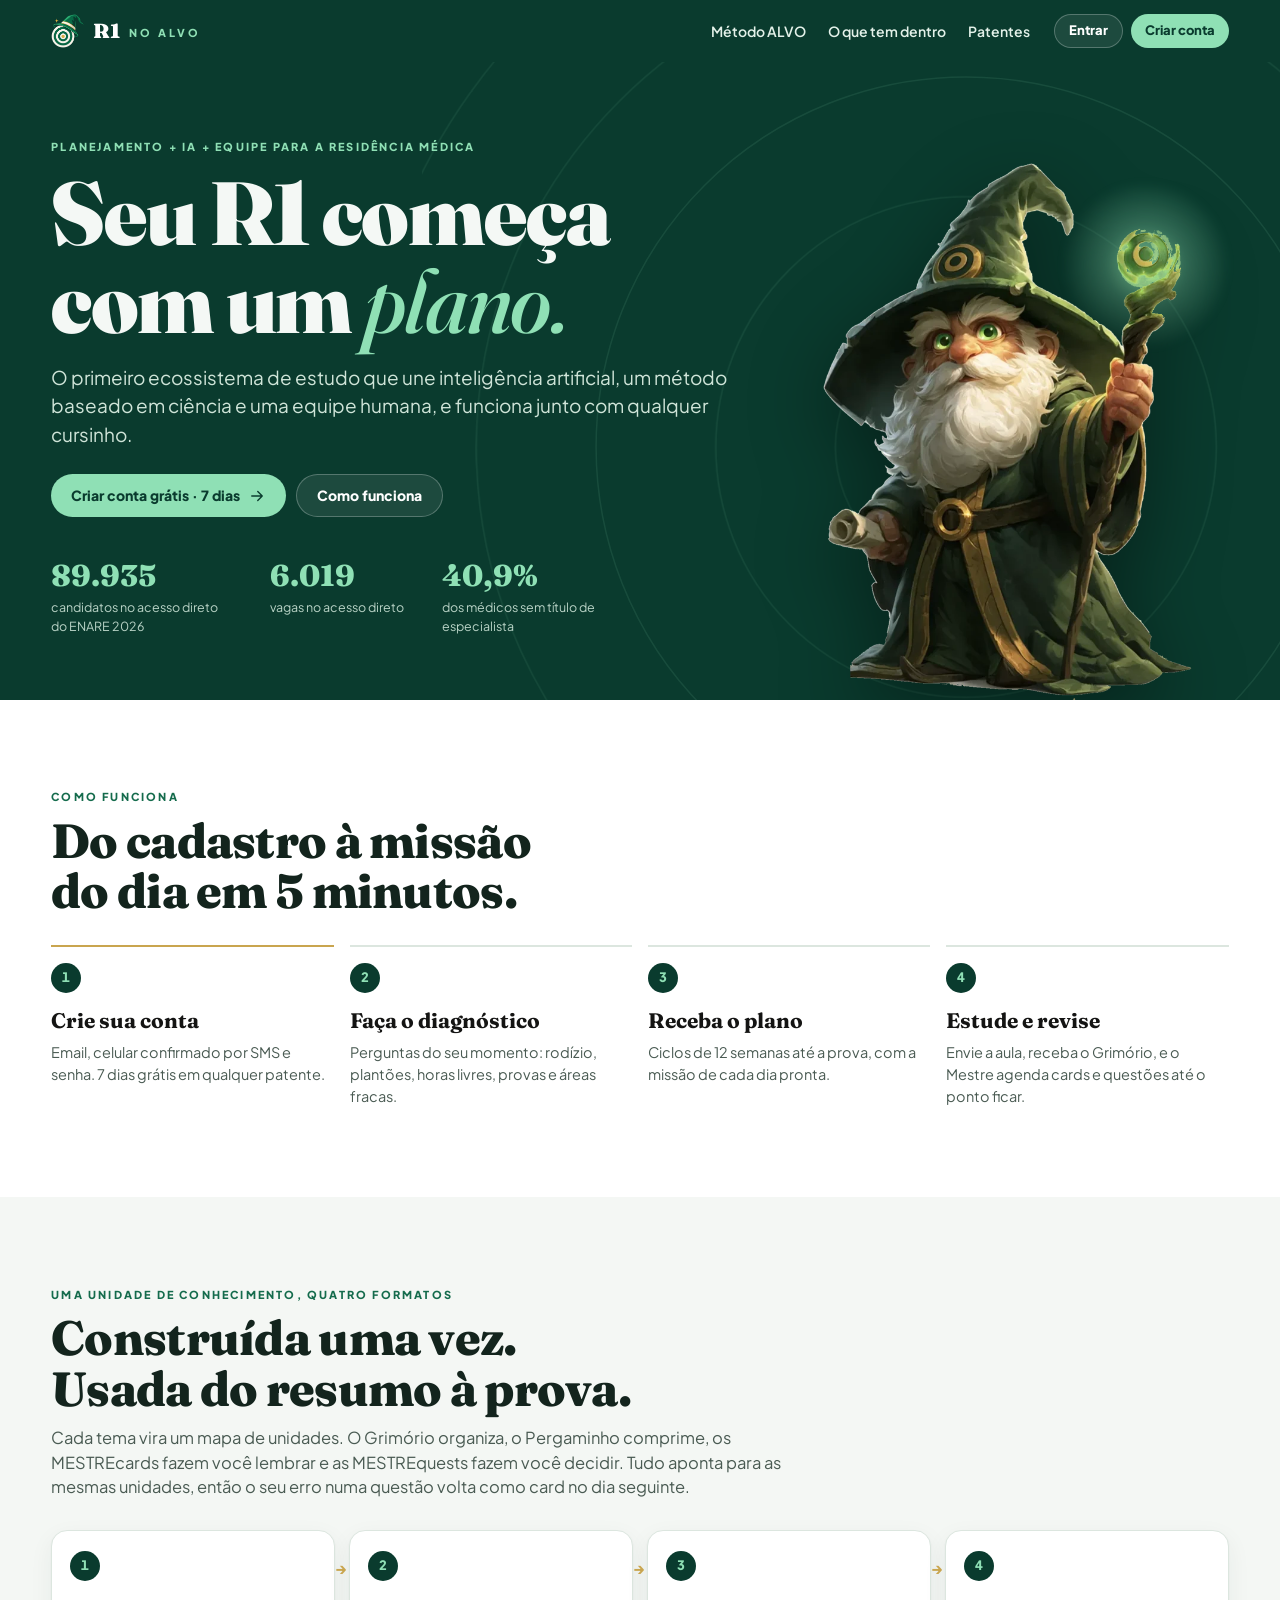
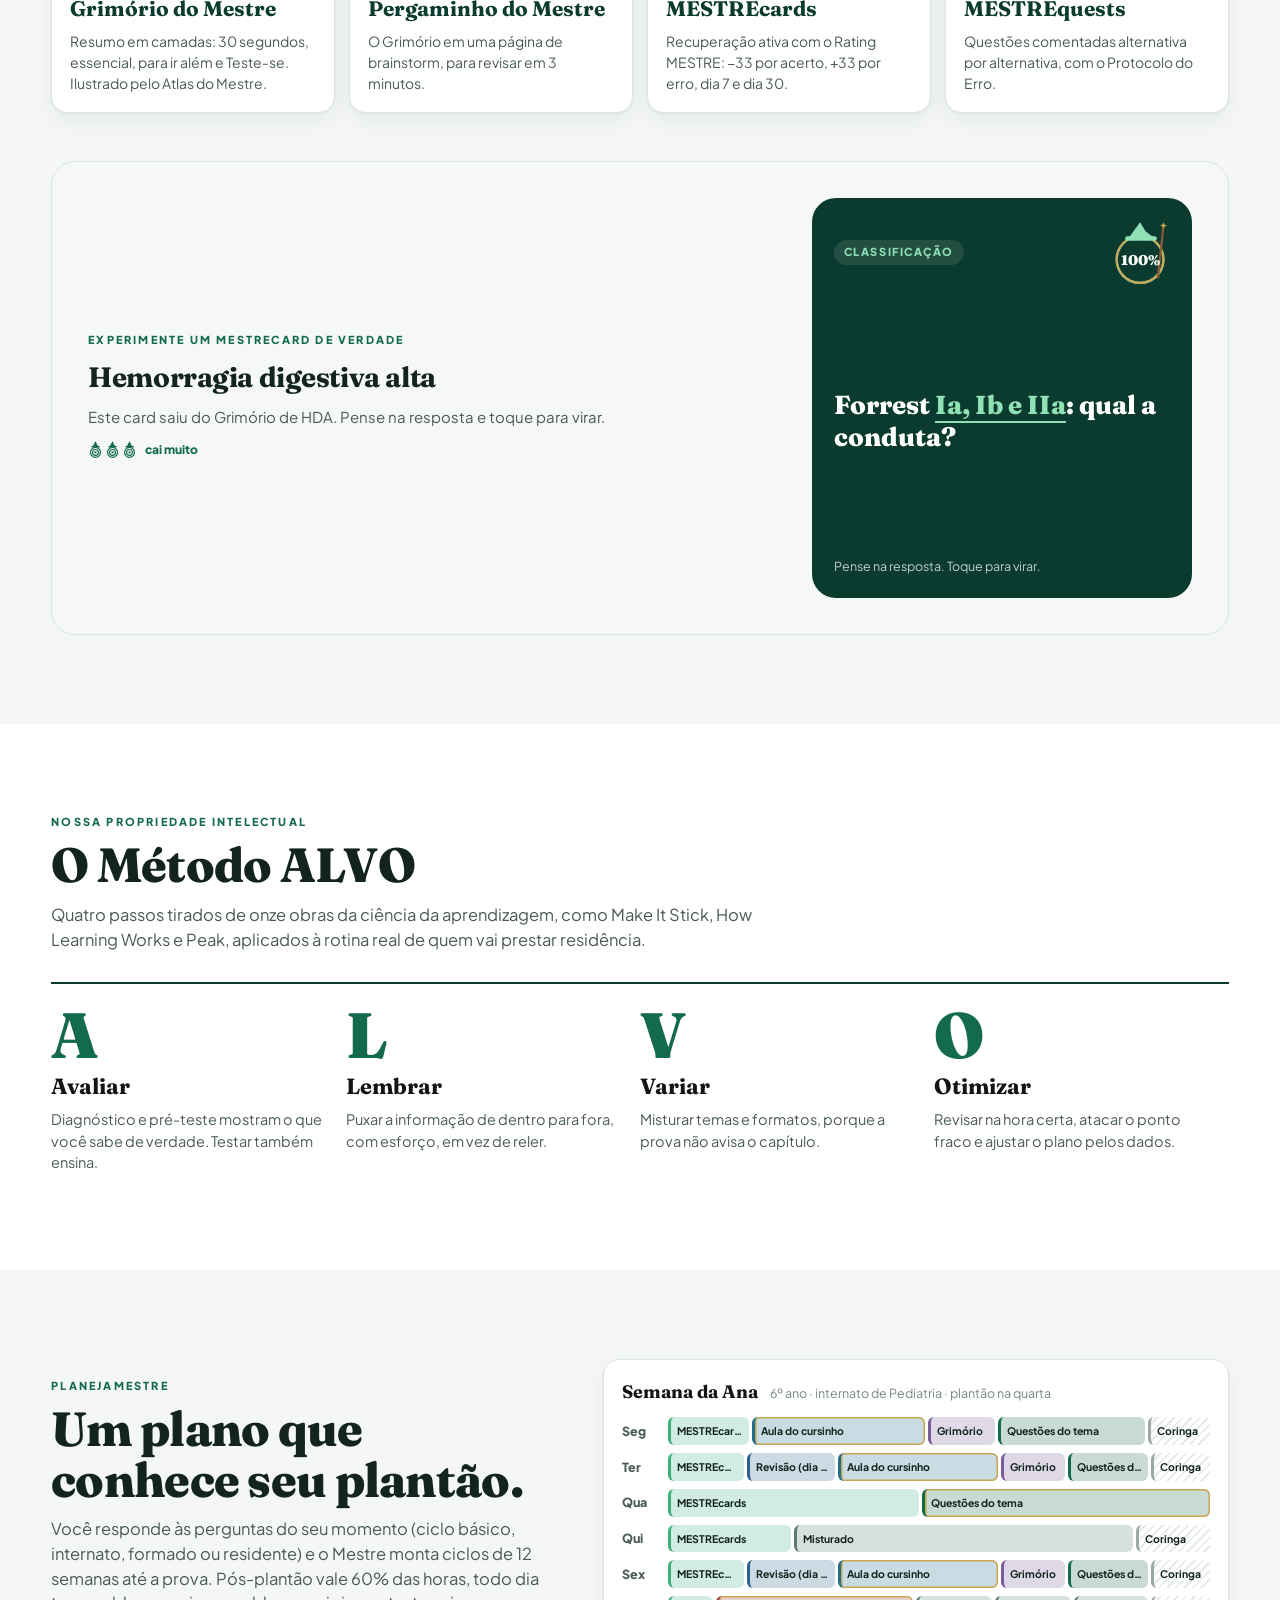
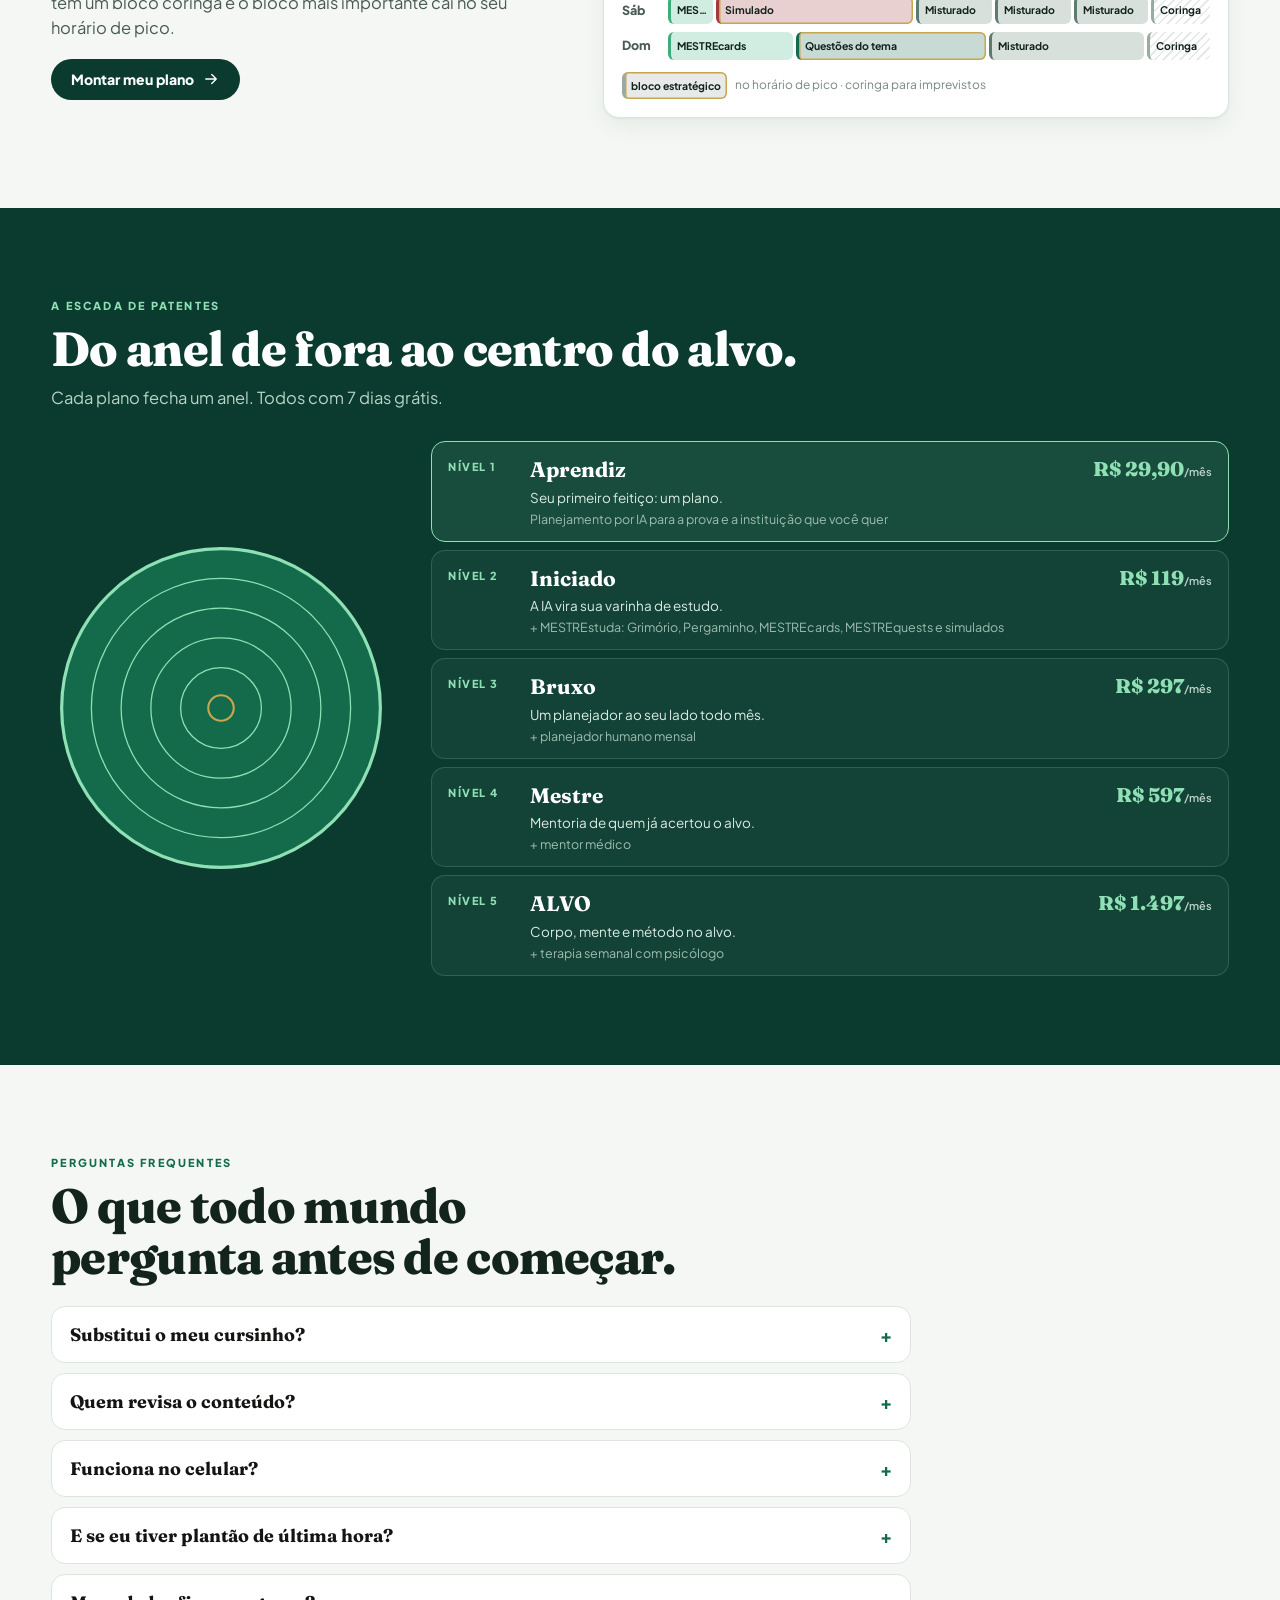
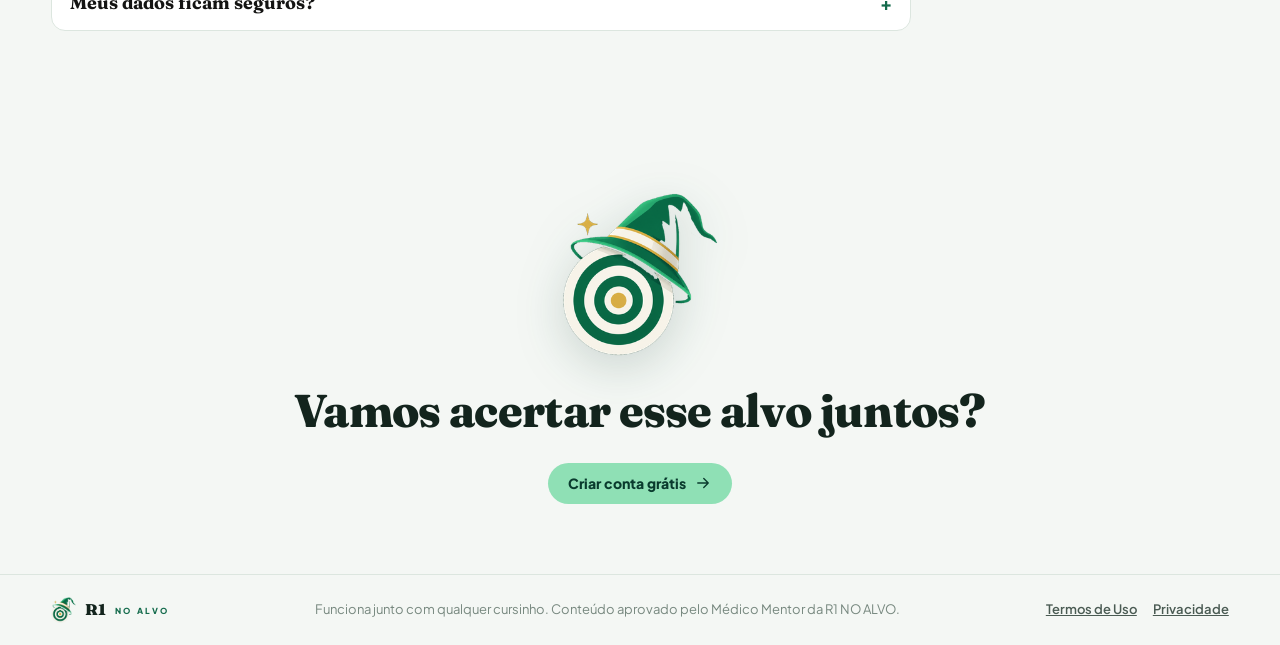
<file: index.html>
<!doctype html>
<html lang="pt-BR">
<head>
  <meta charset="utf-8" />
  <meta name="viewport" content="width=device-width,initial-scale=1,viewport-fit=cover" />
  <title>R1 NO ALVO</title>
  <meta name="description" content="PlanejaMESTRE e MESTREstuda: Grimório, Pergaminho, MESTREcards e MESTREquests para a residência médica." />
  <meta name="theme-color" content="#0a3b2e" />
  <meta property="og:title" content="R1 NO ALVO" />
  <meta property="og:description" content="Planejamento e estudo para a residência médica." />
  <meta property="og:image" content="./marca/capa-og.jpg" />
  <link rel="icon" type="image/png" href="./marca/icone-32.png" />
  <link rel="apple-touch-icon" href="./marca/icone-180.png" />
  <link rel="manifest" href="./manifest.webmanifest" />
  <link rel="preconnect" href="https://fonts.googleapis.com" />
  <link rel="preconnect" href="https://fonts.gstatic.com" crossorigin />
  <link rel="stylesheet" href="https://fonts.googleapis.com/css2?family=Fraunces:ital,opsz,wght@0,9..144,300..900;1,9..144,300..900&family=Plus+Jakarta+Sans:ital,wght@0,300..800;1,300..800&display=swap" />
  <link rel="stylesheet" href="./assets/index-CRothNub.css" />
  <style>
    :root{box-sizing:border-box;padding-top:env(safe-area-inset-top,0px);padding-bottom:env(safe-area-inset-bottom,0px)}
    body{margin:0;padding:0;background:#faf9f5;color:#141413}
    img{max-width:100%}
  </style>
</head>
<body>
  <div id="raiz"></div>
  <script type="module" src="./assets/index-CPFGQRZ3.js"></script>
</body>
</html>
</file>
<file: assets/index-CRothNub.css>
:root{--bg:#eaf1ec;--mesa:#f4f7f4;--folha:#fff;--folha-2:#f5f8f5;--tinta:#13241d;--tinta-2:#4a5b53;--tinta-3:#77887f;--linha:#dce6df;--floresta:#0a3b2e;--floresta-2:#0f4a3a;--esmeralda:#146b4c;--menta:#8fe0b5;--menta-suave:#e5f2ea;--ouro:#c9a54f;--ouro-suave:#faf4e4;--ouro-tinta:#8a6a1f;--erro:#a33a3a;--erro-suave:#f7e5e5;--laranja:#c0612b;--sobre-floresta:#e3f1e9;--sombra:0 1px 2px #0a3b2e0f, 0 8px 24px #0a3b2e0f;--raio:16px;--display:"Fraunces", "Iowan Old Style", Georgia, serif;--texto:"Plus Jakarta Sans", "Segoe UI", system-ui, sans-serif;--lightningcss-light:initial;--lightningcss-dark: ;color-scheme:light}@media (prefers-color-scheme:dark){:root:not([data-theme=light]){--bg:#071f19;--mesa:#0a2720;--folha:#0e3229;--folha-2:#123a30;--tinta:#e6f1ea;--tinta-2:#b2c8bc;--tinta-3:#84a092;--linha:#1e4a3d;--floresta:#051914;--floresta-2:#0a2a21;--esmeralda:#5cc394;--menta:#8fe0b5;--menta-suave:#143f32;--ouro:#d9b968;--ouro-suave:#2c2916;--ouro-tinta:#e6c97f;--erro:#e48686;--erro-suave:#3a1f1f;--laranja:#e7a06f;--sobre-floresta:#d8ebe0;--sombra:0 1px 2px #0000004d, 0 8px 24px #00000040;--lightningcss-light: ;--lightningcss-dark:initial;color-scheme:dark}}:root[data-theme=dark]{--bg:#071f19;--mesa:#0a2720;--folha:#0e3229;--folha-2:#123a30;--tinta:#e6f1ea;--tinta-2:#b2c8bc;--tinta-3:#84a092;--linha:#1e4a3d;--floresta:#051914;--floresta-2:#0a2a21;--esmeralda:#5cc394;--menta:#8fe0b5;--menta-suave:#143f32;--ouro:#d9b968;--ouro-suave:#2c2916;--ouro-tinta:#e6c97f;--erro:#e48686;--erro-suave:#3a1f1f;--laranja:#e7a06f;--sobre-floresta:#d8ebe0;--sombra:0 1px 2px #0000004d, 0 8px 24px #00000040;--lightningcss-light: ;--lightningcss-dark:initial;color-scheme:dark}*{box-sizing:border-box}html,body,#raiz{height:100%}body{background:var(--bg);color:var(--tinta);font-family:var(--texto);-webkit-font-smoothing:antialiased;margin:0;font-size:15px;line-height:1.5}h1,h2,h3,h4{font-family:var(--display);font-optical-sizing:auto;letter-spacing:-.015em;text-wrap:balance;color:var(--tinta);margin:0}h1,h2{font-weight:800}h3{font-weight:700}p{margin:0}button,input,select,textarea{font:inherit;color:inherit}button{cursor:pointer}:focus-visible{outline:2.5px solid var(--ouro);outline-offset:2px;border-radius:6px}img{max-width:100%}.num{font-variant-numeric:tabular-nums}.rotulo{letter-spacing:.2em;text-transform:uppercase;color:var(--esmeralda);font-size:11px;font-weight:800}.sr{clip:rect(0 0 0 0);width:1px;height:1px;position:absolute;overflow:hidden}@media (prefers-reduced-motion:reduce){*{transition:none!important;animation:none!important}}.btn{background:var(--floresta);color:#fff;border:0;border-radius:999px;justify-content:center;align-items:center;gap:8px;padding:10px 20px;font-size:14px;font-weight:800;text-decoration:none;transition:transform .15s,background .15s;display:inline-flex}.btn:hover{background:var(--esmeralda)}.btn:active{transform:translateY(1px)}.btn.claro{background:var(--folha);color:var(--tinta);border:1.5px solid var(--linha)}.btn.claro:hover{border-color:var(--esmeralda);background:var(--folha)}.btn.menta{background:var(--menta);color:#0a3b2e}.btn.menta:hover{background:#a8ecc7}.btn.ouro{background:var(--ouro);color:#1d1606}.btn.peq{padding:6px 14px;font-size:13px}.btn:disabled{opacity:.45;cursor:not-allowed}.icone-btn{border:1.5px solid var(--linha);background:var(--folha);width:36px;height:36px;color:var(--tinta);border-radius:10px;place-items:center;display:inline-grid}.icone-btn[aria-pressed=true]{background:var(--menta-suave);border-color:var(--esmeralda);color:var(--esmeralda)}.folha{background:var(--folha);border:1px solid var(--linha);border-radius:var(--raio);box-shadow:var(--sombra)}.pilula{letter-spacing:.14em;text-transform:uppercase;background:var(--menta-suave);color:var(--esmeralda);white-space:nowrap;border-radius:999px;align-items:center;gap:6px;padding:4px 10px;font-size:11px;font-weight:800;display:inline-flex}.pilula.ouro{background:var(--ouro-suave);color:var(--ouro-tinta)}.pilula.erro{background:var(--erro-suave);color:var(--erro)}.pilula.escura{color:var(--menta);background:#ffffff1a}.campo{gap:6px;display:grid}.campo>span{color:var(--tinta-2);font-size:13px;font-weight:700}.campo input,.campo select,.campo textarea{border:1.5px solid var(--linha);background:var(--folha);border-radius:12px;width:100%;padding:10px 12px}.campo input:focus,.campo select:focus,.campo textarea:focus{border-color:var(--esmeralda);outline:none}.chips{flex-wrap:wrap;gap:8px;display:flex}.chip{border:1.5px solid var(--linha);background:var(--folha);border-radius:999px;padding:7px 14px;font-size:13.5px;font-weight:600}.chip[aria-pressed=true]{background:var(--floresta);border-color:var(--floresta);color:#fff}.k{color:var(--ouro-tinta);border-bottom:2px solid var(--ouro);font-weight:800}.vazio{text-align:center;color:var(--tinta-3);padding:40px 16px}.app{grid-template-columns:252px minmax(0,1fr);min-height:100%;display:grid}.lateral{top:env(safe-area-inset-top,0px);background:var(--floresta);height:100vh;color:var(--sobre-floresta);flex-direction:column;padding:22px 14px 16px;display:flex;position:sticky;overflow:hidden}.lateral .topo-l{padding:0 8px 20px}.lateral nav{gap:2px;display:grid}.lateral .grupo{letter-spacing:.22em;color:var(--menta);opacity:.85;margin:14px 8px 6px;font-size:10.5px;font-weight:800}.item-nav{width:100%;color:inherit;text-align:left;background:0 0;border:0;border-radius:11px;align-items:center;gap:11px;padding:9px 10px;font-size:14.5px;font-weight:600;display:flex}.item-nav:hover{background:#ffffff0f}.item-nav[aria-current=page]{color:#fff;background:#8fe0b524}.item-nav[aria-current=page] svg{color:var(--menta)}.item-nav .marca-nome i{font-family:var(--display);color:var(--menta);font-weight:600}.item-nav.sub{padding-left:16px;font-size:14px}.lateral .patente{background:#ffffff0f;border-radius:16px;margin-top:auto;padding:14px 14px 12px;position:relative;overflow:hidden}.lateral .patente img{opacity:.95;width:84px;position:absolute;bottom:-6px;right:-10px}.lateral .patente b{font-family:var(--display);color:#fff;font-size:19px;display:block}.lateral .patente small{opacity:.8;max-width:120px;font-size:12px;display:block}.lateral .rodape-l{opacity:.8;justify-content:space-between;align-items:center;margin-top:12px;padding:0 6px;font-size:12px;display:flex}.lateral .rodape-l button{color:inherit;background:0 0;border:1px solid #ffffff2e;border-radius:999px;padding:4px 10px;font-size:12px}.principal{min-width:0;padding:26px clamp(16px,3.2vw,44px) 80px}.cab-pagina{flex-wrap:wrap;justify-content:space-between;align-items:flex-end;gap:16px;margin-bottom:22px;display:flex}.cab-pagina h1{font-size:clamp(28px,3.4vw,40px);line-height:1.05}.cab-pagina h1 i{color:var(--esmeralda);font-weight:600}.cab-pagina p{color:var(--tinta-2);max-width:62ch;margin-top:6px}.barra-inf{display:none}@media (width<=900px){.app{grid-template-columns:minmax(0,1fr)}.lateral{display:none}.principal{padding-bottom:110px}.barra-inf{z-index:30;background:var(--floresta);padding:6px 4px calc(6px + env(safe-area-inset-bottom,0px));grid-template-columns:repeat(5,1fr);display:grid;position:fixed;bottom:0;left:0;right:0}.barra-inf button{color:var(--sobre-floresta);background:0 0;border:0;border-radius:10px;justify-items:center;gap:2px;padding:6px 0;font-size:10.5px;font-weight:700;display:grid}.barra-inf button[aria-current=page]{color:var(--menta);background:#8fe0b51a}.topo-movel{display:flex!important}}.topo-movel{justify-content:space-between;align-items:center;margin:-10px 0 18px;display:none}.estuda-sub{gap:6px;margin:-6px 0 18px;padding-bottom:4px;display:flex;overflow-x:auto}.estuda-sub button{flex:none}@media (width>=901px){.estuda-sub{display:none}}.b-cards{--bc:#3fae7d}.b-aula{--bc:#1f6f8b}.b-grimorio{--bc:#7a5c99}.b-questoes{--bc:#146b4c}.b-revisao{--bc:#2f5f8c}.b-reforco{--bc:#c0612b}.b-misturado{--bc:#5b7c6e}.b-simulado{--bc:#a33a3a}.b-coringa{--bc:#9aa9a1}.b-plantao{--bc:#4a5b53}.b-compromisso{--bc:#77887f}:root[data-theme=dark] .b-questoes{--bc:#5cc394}@media (prefers-color-scheme:dark){:root:not([data-theme=light]) .b-questoes{--bc:#5cc394}}.lp{background:var(--mesa)}.lp-topo{top:env(safe-area-inset-top,0px);z-index:20;background:var(--floresta);color:#fff;align-items:center;gap:24px;padding:14px clamp(16px,4vw,56px);display:flex;position:sticky}.lp-topo nav{gap:22px;margin-left:auto;display:flex}.lp-topo nav a{color:var(--sobre-floresta);font-size:14px;font-weight:600;text-decoration:none}.lp-topo nav a:hover{color:var(--menta)}@media (width<=720px){.lp-topo nav{display:none}.lp-topo .btn{margin-left:auto}}.lp-hero{background:var(--floresta);color:#fff;grid-template-columns:minmax(0,1.25fr) minmax(0,.75fr);align-items:end;gap:24px;padding:clamp(36px,6vw,84px) clamp(16px,4vw,56px) 0;display:grid;position:relative;overflow:hidden}.lp-aneis{color:#8fe0b51a;pointer-events:none;width:85%;position:absolute;top:-25%;right:-18%}.lp-hero-txt{padding-bottom:clamp(36px,5vw,70px);position:relative}.lp-hero h1{color:#f4f8f5;margin:14px 0 18px;font-size:clamp(42px,7vw,92px);font-weight:900;line-height:.98}.lp-hero h1 i{color:var(--menta);font-weight:500}.lp-hero p{color:#cfe4d8;max-width:52ch;font-size:clamp(16px,1.6vw,19px)}.lp-cta{flex-wrap:wrap;gap:10px;margin-top:26px;display:flex}.lp-btn-vidro{color:#fff!important;background:#ffffff14!important;border-color:#ffffff40!important}.lp-numeros{flex-wrap:wrap;gap:clamp(16px,3vw,40px);margin:36px 0 0;display:flex}.lp-numeros dt{font-family:var(--display);color:var(--menta);font-size:30px;font-weight:800}.lp-numeros dd{color:#b9d3c6;max-width:20ch;margin:0;font-size:12.5px}.lp-mago{justify-self:center;width:min(330px,100%);display:block;position:relative}@media (width<=760px){.lp-hero{grid-template-columns:1fr}.lp-mago{width:200px}}.lp-sec{padding:clamp(48px,7vw,96px) clamp(16px,4vw,56px)}.lp-sec-cab{max-width:68ch}.lp-sec-cab h2{margin:10px 0 12px;font-size:clamp(30px,4vw,48px);line-height:1.05}.lp-sec-cab p{color:var(--tinta-2);font-size:16.5px}.lp-fluxo{counter-reset:f;grid-template-columns:repeat(4,minmax(0,1fr));gap:14px;margin-top:30px;display:grid}@media (width<=900px){.lp-fluxo{grid-template-columns:repeat(2,minmax(0,1fr))}}@media (width<=520px){.lp-fluxo{grid-template-columns:1fr}}.lp-passo{text-align:left;border:1px solid var(--linha);background:var(--folha);border-radius:var(--raio);box-shadow:var(--sombra);align-content:start;gap:6px;padding:20px 18px 18px;transition:transform .2s,border-color .2s;display:grid;position:relative}.lp-passo:hover{border-color:var(--esmeralda);transform:translateY(-3px)}.lp-passo b{font-family:var(--display);color:var(--floresta);font-size:21px}:root[data-theme=dark] .lp-passo b{color:var(--menta)}@media (prefers-color-scheme:dark){:root:not([data-theme=light]) .lp-passo b{color:var(--menta)}}.lp-passo span:not(.lp-passo-n){color:var(--tinta-2);font-size:14px}.lp-passo-n{background:var(--floresta);width:30px;height:30px;color:var(--menta);border-radius:50%;place-items:center;margin-bottom:6px;font-size:13px;font-weight:800;display:grid}.lp-passo:not(:last-child):after{content:"→";color:var(--ouro);z-index:1;font-weight:800;position:absolute;top:26px;right:-13px}@media (width<=900px){.lp-passo:after{display:none}}.lp-demo{background:var(--folha-2);border:1px solid var(--linha);border-radius:24px;grid-template-columns:minmax(0,1fr) minmax(0,380px);align-items:center;gap:32px;margin-top:48px;padding:clamp(20px,3vw,36px);display:grid}.lp-demo h3{margin:8px 0;font-size:28px}.lp-demo p{color:var(--tinta-2)}@media (width<=760px){.lp-demo{grid-template-columns:1fr}}.lp-card,.mc-card{perspective:1400px;text-align:left;background:0 0;border:0;width:100%;padding:0;position:relative}.lp-card{height:400px}.lp-card-face,.mc-face{backface-visibility:hidden;border-radius:24px;flex-direction:column;gap:12px;padding:22px;transition:transform .6s cubic-bezier(.2,.7,.2,1);display:flex;position:absolute;inset:0}.lp-card-face.frente,.mc-face.frente{color:#fff;background:#0a3b2e}.lp-card-face.verso,.mc-face.verso{background:var(--folha);border:1px solid var(--linha);overflow:auto;transform:rotateY(180deg)}.lp-card.virado .frente,.mc-card.virado .frente{transform:rotateY(-180deg)}.lp-card.virado .verso,.mc-card.virado .verso{transform:rotateY(0)}.lp-card-topo{justify-content:space-between;align-items:center;display:flex}.lp-card-q{font-family:var(--display);margin:auto 0;font-size:26px;font-weight:800;line-height:1.25}.lp-card-q u,.mc-q u{color:var(--menta);border-bottom:2.5px solid var(--menta);text-decoration:none}.lp-card-dica{opacity:.75;font-size:12.5px}.lp-card-r{font-family:var(--display);color:var(--tinta);font-size:21px;font-weight:800}.lp-card-pq{background:var(--folha-2);color:var(--tinta-2);border-radius:12px;padding:10px 12px;font-size:14px}.lp-card-pq b{letter-spacing:.16em;color:var(--esmeralda);font-size:10.5px;display:block}.lp-metodo{background:var(--folha)}.lp-alvo{border-top:2px solid var(--floresta);grid-template-columns:repeat(4,minmax(0,1fr));gap:0;margin:30px 0 0;padding:0;list-style:none;display:grid}@media (width<=820px){.lp-alvo{grid-template-columns:repeat(2,minmax(0,1fr))}}.lp-alvo li{align-content:start;gap:6px;padding:22px 18px 6px 0;display:grid}.lp-letra{font-family:var(--display);color:var(--esmeralda);font-size:64px;font-weight:900;line-height:.9}.lp-alvo b{font-family:var(--display);font-size:22px}.lp-alvo p{color:var(--tinta-2);max-width:30ch;font-size:14.5px}.lp-split{grid-template-columns:minmax(0,.9fr) minmax(0,1.1fr);align-items:center;gap:40px;display:grid}@media (width<=900px){.lp-split{grid-template-columns:1fr}}.lp-semana{gap:8px;padding:18px;display:grid}.lp-semana-cab{flex-wrap:wrap;align-items:baseline;gap:4px 12px;margin-bottom:4px;display:flex}.lp-semana-cab b{font-family:var(--display);font-size:18px}.lp-semana-cab span{color:var(--tinta-3);font-size:12.5px}.lp-dia{grid-template-columns:38px minmax(0,1fr);align-items:center;gap:8px;display:grid}.lp-dia-n{color:var(--tinta-2);font-size:12.5px;font-weight:800}.lp-dia-blocos{gap:3px;min-width:0;display:flex}.lp-b{white-space:nowrap;text-overflow:ellipsis;background:color-mix(in srgb, var(--bc,#9aa9a1) 24%, var(--folha));min-width:0;color:var(--tinta);border-left:3px solid var(--bc,#9aa9a1);border-radius:6px;flex:1 1 0;padding:6px;font-size:10.5px;font-weight:700;overflow:hidden}.lp-b.livre{background:var(--folha-2);border-left-color:var(--linha);color:var(--tinta-3)}.lp-b.estr,.estr{box-shadow:inset 0 0 0 1.5px var(--ouro)}.lp-b.b-coringa{background:repeating-linear-gradient(135deg, transparent 0 4px, color-mix(in srgb, var(--bc) 25%, transparent) 4px 6px)}.lp-legenda{color:var(--tinta-3);align-items:center;gap:8px;margin-top:4px;font-size:12px;display:flex}.lp-patentes{background:var(--floresta);color:var(--sobre-floresta)}.lp-patentes h2{color:#fff}.lp-patentes .lp-sec-cab p{color:#b9d3c6}.lp-pat{grid-template-columns:minmax(0,340px) minmax(0,1fr);align-items:center;gap:40px;margin-top:30px;display:grid}@media (width<=820px){.lp-pat{grid-template-columns:1fr}.lp-alvo-svg{max-width:260px;margin:0 auto}}.lp-alvo-svg{width:100%;height:auto}.lp-alvo-svg circle{transition:fill .3s}.lp-pat-lista{gap:8px;margin:0;padding:0;list-style:none;display:grid}.lp-pat-lista button{text-align:left;width:100%;color:inherit;background:#ffffff0a;border:1px solid #ffffff24;border-radius:14px;grid-template-columns:70px minmax(0,1fr) auto;grid-template-areas:"n nome preco""n lema lema""n inc inc";gap:2px 12px;padding:12px 16px;display:grid}.lp-pat-lista button[aria-pressed=true]{border-color:var(--menta);background:#8fe0b51a}.lp-pat-nivel{letter-spacing:.14em;color:var(--menta);text-transform:uppercase;grid-area:n;padding-top:5px;font-size:11px;font-weight:800}.lp-pat-lista b{font-family:var(--display);color:#fff;grid-area:nome;font-size:21px}.lp-pat-preco{font-family:var(--display);color:var(--menta);grid-area:preco;font-size:20px;font-weight:800}.lp-pat-preco small{font-family:var(--texto);color:#b9d3c6;font-size:11px;font-weight:600}.lp-pat-lema{color:#dbece2;grid-area:lema;font-size:13.5px}.lp-pat-inclui{color:#9fbdaf;grid-area:inc;font-size:12.5px}.lp-final{text-align:center;background:var(--mesa);justify-items:center;gap:18px;padding:70px 16px;display:grid}.lp-final h2{font-size:clamp(30px,4vw,46px)}.lp-rodape{border-top:1px solid var(--linha);color:var(--tinta-3);flex-wrap:wrap;justify-content:space-between;align-items:center;gap:14px;padding:22px clamp(16px,4vw,56px);font-size:13px;display:flex}.hj-contagem{text-align:right}.hj-contagem b{font-family:var(--display);color:var(--esmeralda);font-size:46px;line-height:1;display:block}.hj-contagem span{color:var(--tinta-3);font-size:12.5px}.hj-grade{grid-template-columns:minmax(0,1.15fr) minmax(0,1fr);align-items:start;gap:18px;display:grid}@media (width<=1100px){.hj-grade{grid-template-columns:1fr}}.hj-missao{gap:12px;padding:20px;display:grid}.hj-missao header{flex-wrap:wrap;justify-content:space-between;align-items:center;gap:8px;display:flex}.hj-missao h2{font-size:22px}.hj-missao ol{gap:8px;margin:0;padding:0;list-style:none;display:grid}.hj-bloco{background:color-mix(in srgb, var(--bc) 12%, var(--folha));border-left:4px solid var(--bc);border-radius:12px;grid-template-columns:52px minmax(0,1fr) auto;align-items:center;gap:12px;padding:10px 12px;display:grid}.hj-hora{color:var(--tinta-2);font-size:13px;font-weight:800}.hj-txt{min-width:0;display:grid}.hj-txt span{color:var(--tinta-2);font-size:13px}.hj-lado{gap:18px;display:grid}.hj-tiles{grid-template-columns:repeat(2,minmax(0,1fr));gap:12px;display:grid}.hj-tile{text-align:left;gap:2px;padding:16px;display:grid}.hj-tile b{font-family:var(--display);color:var(--floresta);font-size:32px}:root[data-theme=dark] .hj-tile b{color:var(--menta)}@media (prefers-color-scheme:dark){:root:not([data-theme=light]) .hj-tile b{color:var(--menta)}}.hj-tile span{color:var(--tinta-2);font-size:13px}.hj-tile.ouro{background:var(--ouro-suave);border-color:color-mix(in srgb, var(--ouro) 40%, transparent)}.hj-tile.ouro b{color:var(--ouro-tinta)}.hj-mapa{padding:18px}.hj-mapa header{justify-content:space-between;align-items:flex-start;gap:8px;display:flex}.hj-mapa h3{margin-top:4px;font-size:19px}.hj-leg{flex-wrap:wrap;gap:6px;margin:10px 0;display:flex}.est{border-radius:999px;padding:2px 8px;font-size:11px;font-weight:800}.est-lacuna{--ec:#9aa9a1}.est-instavel{--ec:#c9a54f}.est-fragil{--ec:#c0612b}.est-conhece{--ec:#3fae7d}.est{background:color-mix(in srgb, var(--ec) 20%, var(--folha));color:var(--tinta)}.hj-mapa ul{grid-template-columns:repeat(2,minmax(0,1fr));gap:6px;margin:0;padding:0;list-style:none;display:grid}@media (width<=520px){.hj-mapa ul{grid-template-columns:1fr}}.hj-mapa li{background:color-mix(in srgb, var(--ec) 14%, var(--folha));border-left:3px solid var(--ec);border-radius:9px;justify-content:space-between;align-items:center;gap:6px;padding:7px 9px;font-size:12.5px;display:flex}.pl-ciclos{margin-bottom:18px;padding:18px 20px}.pl-linha{align-items:stretch;gap:4px;display:flex;position:relative}.pl-ciclo{background:var(--menta-suave);border-radius:10px;flex:1 1 0;min-width:0;padding:8px 10px;display:grid}.pl-ciclo b{white-space:nowrap;text-overflow:ellipsis;font-size:13px;overflow:hidden}.pl-ciclo span{color:var(--tinta-3);font-size:11.5px}.pl-ciclo.atual{background:var(--floresta);color:#fff}.pl-ciclo.atual b{color:#fff}.pl-ciclo.atual span{color:var(--menta)}.pl-prova{background:var(--ouro);color:#1d1606;border-radius:10px;flex:none;padding:8px 12px;display:grid}.pl-prova b{letter-spacing:.14em;font-size:12px}.pl-prova span{font-size:11.5px}.pl-hoje{background:var(--ouro);border-radius:2px;width:2px;position:absolute;top:-6px;bottom:-6px}.pl-momento{color:var(--tinta-2);flex-wrap:wrap;align-items:center;gap:8px;margin-top:14px;font-size:14px;display:flex}.pl-momento b{color:var(--tinta)}.pl-grade{grid-template-columns:minmax(0,1fr);align-items:start;gap:18px;display:grid}.pl-semana-cab{align-items:center;gap:10px;margin-bottom:12px;display:flex}.pl-semana-cab h2{flex:1;font-size:22px}.pl-dias{grid-template-columns:repeat(7,minmax(0,1fr));gap:8px;display:grid}@media (width<=1250px){.pl-dias{grid-template-columns:repeat(4,minmax(0,1fr))}}@media (width<=760px){.pl-dias{grid-template-columns:repeat(2,minmax(0,1fr))}}@media (width<=460px){.pl-dias{grid-template-columns:1fr}}.pl-dia{background:var(--folha);border:1px solid var(--linha);border-radius:14px;align-content:start;gap:6px;min-width:0;padding:10px;display:grid}.pl-dia header{align-items:baseline;gap:6px;display:flex}.pl-dia header b{font-family:var(--display);font-size:17px}.pl-dia header span{color:var(--tinta-3);font-size:12px}.pl-dia header small{color:var(--tinta-3);margin-left:auto;font-size:11px}.pl-dia.t-plantao{background:color-mix(in srgb, #4a5b53 12%, var(--folha))}.pl-dia.t-pos{background:color-mix(in srgb, var(--ouro) 8%, var(--folha))}.pl-dia.t-livre{background:var(--folha-2)}.pl-nota{color:var(--tinta-2);font-size:11.5px;line-height:1.35}.pl-bloco{background:color-mix(in srgb, var(--bc) 14%, var(--folha));border-left:3px solid var(--bc);cursor:pointer;border-radius:9px;gap:1px;min-width:0;padding:7px 8px 7px 26px;display:grid;position:relative;overflow:hidden}.pl-bloco input{accent-color:var(--esmeralda);position:absolute;top:9px;left:7px}.pl-bloco.feito{opacity:.55}.pl-bloco.feito .pl-b-tit{text-decoration:line-through}.pl-b-hora{color:var(--tinta-3);font-size:10.5px;font-weight:700}.pl-b-tipo{overflow-wrap:anywhere;font-size:12px;font-weight:800}.pl-b-tit{color:var(--tinta-2);overflow-wrap:anywhere;font-size:11.5px;line-height:1.3}.pl-bloco.b-coringa{background:repeating-linear-gradient(135deg, var(--folha) 0 5px, color-mix(in srgb, var(--bc) 14%, var(--folha)) 5px 8px)}.pl-leg{color:var(--tinta-3);margin-top:10px;font-size:12px}.pl-lado{grid-template-columns:repeat(auto-fit,minmax(250px,1fr));align-items:start;gap:14px;display:grid}.pl-placar{grid-template-columns:1fr 1fr;gap:12px;padding:16px;display:grid}.pl-placar b{font-family:var(--display);color:var(--esmeralda);margin-top:4px;font-size:34px;line-height:1.1;display:block}.pl-placar small{color:var(--tinta-3);font-size:11.5px}.pl-placar .rotulo{font-size:9.5px}.pl-d2,.pl-metas,.pl-regras{padding:16px}.pl-d2 h3{margin:4px 0;font-size:20px}.pl-d2 p{color:var(--tinta-2);margin-top:4px;font-size:13.5px}.pl-metas ul,.pl-regras ul{gap:6px;margin:8px 0 0;padding:0;font-size:13.5px;list-style:none;display:grid}.pl-metas li{align-items:flex-start;gap:6px;display:flex}.pl-metas li svg{color:var(--esmeralda);flex:none;margin-top:2px}.pl-regras li{color:var(--tinta-2);padding-left:12px;position:relative}.pl-regras li:before{content:"";background:var(--esmeralda);border-radius:50%;width:5px;height:5px;position:absolute;top:8px;left:0}.dg-trilha{gap:4px;margin:0 0 16px;padding:0;list-style:none;display:flex;overflow-x:auto}.dg-trilha li{border-top:3px solid var(--linha);color:var(--tinta-3);flex:1 0 auto;padding:8px 12px 6px;font-size:12px;font-weight:700}.dg-trilha li.ok{border-color:var(--esmeralda);color:var(--esmeralda)}.dg-trilha li.agora{border-color:var(--ouro);color:var(--tinta)}.dg-corpo{gap:22px;padding:clamp(18px,3vw,30px);display:grid}.dg-2{grid-template-columns:repeat(2,minmax(0,1fr));gap:16px;display:grid}@media (width<=640px){.dg-2{grid-template-columns:1fr}}.dg-perfis{grid-template-columns:repeat(2,minmax(0,1fr));gap:10px;display:grid}@media (width<=640px){.dg-perfis{grid-template-columns:1fr}}.dg-perfil{text-align:left;border:1.5px solid var(--linha);background:var(--folha);border-radius:14px;gap:4px;padding:14px 16px;display:grid}.dg-perfil b{font-family:var(--display);font-size:18px}.dg-perfil span{color:var(--tinta-2);font-size:13.5px}.dg-perfil[aria-pressed=true]{border-color:var(--esmeralda);background:var(--menta-suave);box-shadow:inset 0 0 0 1px var(--esmeralda)}.dg-ajuda{color:var(--tinta-2);background:var(--folha-2);border-left:3px solid var(--ouro);border-radius:12px;padding:10px 14px;font-size:13.5px}.dg-plantoes{grid-template-columns:repeat(7,minmax(0,1fr));gap:8px;display:grid}@media (width<=760px){.dg-plantoes{grid-template-columns:repeat(4,minmax(0,1fr))}}.dg-plantoes select{padding:8px 6px;font-size:13px}.dg-horas{gap:8px;display:grid}.dg-horas label{grid-template-columns:44px minmax(0,1fr) 54px;align-items:center;gap:12px;font-size:14px;font-weight:700;display:grid}.dg-horas input{accent-color:var(--esmeralda);width:100%}.dg-areas{gap:10px;display:grid}.dg-area{border-bottom:1px dashed var(--linha);flex-wrap:wrap;justify-content:space-between;align-items:center;gap:10px;padding:10px 0;display:flex}.dg-area b{font-family:var(--display);font-size:17px}.dg-aneis{gap:4px;display:flex}.dg-aneis button{background:0 0;border:0;border-radius:10px;justify-items:center;gap:2px;padding:2px 4px;display:grid}.dg-aneis small{color:var(--tinta-3);font-size:10.5px;font-weight:700}.dg-aneis button[aria-checked=true] small{color:var(--esmeralda)}.dg-metas{gap:6px;margin:0;padding:0;list-style:none;display:grid}.dg-metas li{background:var(--folha-2);border-radius:10px;justify-content:space-between;align-items:center;gap:8px;padding:8px 12px;display:flex}.dg-acoes{justify-content:space-between;gap:10px;margin-top:16px;display:flex}.es-capa{background:var(--floresta);color:#fff;border-radius:24px;margin-bottom:18px;padding:clamp(24px,4vw,44px);position:relative;overflow:hidden}.es-capa h1{color:#fff;max-width:18ch;margin:10px 0 12px;font-size:clamp(30px,4.4vw,52px);line-height:1.02}.es-capa p{color:#cfe4d8;max-width:60ch;margin-bottom:20px}.es-aneis{color:#8fe0b51f;pointer-events:none;width:60%;position:absolute;top:-40%;right:-14%}.es-capa>div{position:relative}.es-ferr{grid-template-columns:repeat(5,minmax(0,1fr));gap:12px;display:grid}@media (width<=1250px){.es-ferr{grid-template-columns:repeat(3,minmax(0,1fr))}}@media (width<=760px){.es-ferr{grid-template-columns:1fr}}.es-f{text-align:left;align-content:start;gap:6px;padding:18px;transition:transform .2s,border-color .2s;display:grid}.es-f:hover{border-color:var(--esmeralda);transform:translateY(-3px)}.es-ic{background:var(--menta-suave);width:46px;height:46px;color:var(--esmeralda);border-radius:12px;place-items:center;display:grid}.es-nome{font-family:var(--display);font-size:20px}.es-nome i{color:var(--esmeralda);font-weight:600}.es-perg{color:var(--ouro-tinta);font-size:13px;font-weight:700}.es-txt{color:var(--tinta-2);font-size:13.5px}.es-abrir{color:var(--esmeralda);align-items:center;gap:4px;margin-top:4px;font-size:13px;font-weight:800;display:inline-flex}.es-bib{margin-top:30px}.es-bib h2{font-size:26px}.es-temas{grid-template-columns:repeat(auto-fill,minmax(260px,1fr));gap:12px;display:grid}.es-tema{align-content:start;gap:8px;padding:18px;display:grid}.es-tema header{flex-wrap:wrap;justify-content:space-between;gap:6px;display:flex}.es-tema h3{font-size:22px}.es-tema p{color:var(--tinta-2);font-size:13px}.es-acoes{flex-wrap:wrap;gap:6px;display:flex}.es-rev{color:var(--ouro-tinta);font-size:11.5px;font-weight:700}.es-tema.producao{background:var(--folha-2);box-shadow:none}.es-tema.producao h3{color:var(--tinta-2)}.cd-grade{grid-template-columns:270px minmax(0,1fr);align-items:start;gap:16px;display:grid}@media (width<=980px){.cd-grade{grid-template-columns:1fr}}.cd-lista{gap:10px;padding:12px;display:grid}.cd-lista-topo{gap:6px;display:flex}.cd-busca{border:1.5px solid var(--linha);background:var(--folha);border-radius:10px;flex:1;min-width:0;padding:8px 10px}.cd-lista ul{gap:4px;max-height:360px;margin:0;padding:0;list-style:none;display:grid;overflow:auto}.cd-lista li button{text-align:left;background:0 0;border:0;border-radius:10px;gap:1px;width:100%;padding:9px 10px;display:grid}.cd-lista li button[aria-current=true]{background:var(--menta-suave)}.cd-lista li b{font-size:14px}.cd-lista li span{color:var(--tinta-3);font-size:11.5px}.cd-meus{background:var(--ouro-suave);border-radius:12px;gap:4px;padding:10px 12px;font-size:12.5px;display:grid}.cd-meus span{color:var(--tinta-2)}.cd-editor{gap:12px;min-width:0;display:grid}.cd-meta{gap:10px;padding:12px 14px;display:grid}.cd-titulo{font-family:var(--display);background:0 0;border:0;width:100%;padding:2px 0;font-size:26px;font-weight:800}.cd-titulo:focus{border-bottom:2px solid var(--ouro);outline:none}.cd-meta-linha{flex-wrap:wrap;align-items:center;gap:8px;display:flex}.cd-meta-linha select{border:1.5px solid var(--linha);background:var(--folha);border-radius:10px;flex:1;min-width:200px;padding:8px 10px}.cd-modo{background:var(--folha-2);border:1px solid var(--linha);border-radius:999px;padding:3px;display:inline-flex}.cd-modo button{color:var(--tinta-2);background:0 0;border:0;border-radius:999px;align-items:center;gap:6px;padding:6px 14px;font-size:13.5px;font-weight:700;display:inline-flex}.cd-modo button[aria-selected=true]{background:var(--floresta);color:#fff}.cd-folha{padding:0;overflow:hidden}.cd-barra{border-bottom:1px solid var(--linha);background:var(--folha-2);top:env(safe-area-inset-top,0px);z-index:2;flex-wrap:wrap;align-items:center;gap:4px;padding:8px 10px;display:flex;position:sticky}.cd-barra>button:not(.icone-btn):not(.chip):not(.cd-tinta){color:var(--tinta);background:0 0;border:0;border-radius:8px;padding:6px 9px;font-size:13.5px;font-weight:700}.cd-barra>button:not(.icone-btn):not(.chip):not(.cd-tinta):hover{background:var(--menta-suave)}.cd-barra select{border:1.5px solid var(--linha);background:var(--folha);border-radius:10px;padding:6px 8px}.cd-barra .chip{padding:4px 10px;font-size:12px}.cd-sep{background:var(--linha);width:1px;height:22px;margin:0 4px}.cd-cor{vertical-align:middle;border-radius:4px;width:16px;height:16px;display:inline-block}.cd-barra .cd-virar{margin-left:auto;background:var(--floresta)!important;color:#fff!important;border-radius:999px!important;padding:6px 14px!important}.cd-tinta{border:2px solid var(--folha);width:24px;height:24px;box-shadow:0 0 0 1.5px var(--linha);border-radius:50%}.cd-tinta[aria-pressed=true]{box-shadow:0 0 0 2.5px var(--ouro)}.cd-painel{background:var(--ouro-suave);border-bottom:1px solid var(--linha);gap:10px;padding:14px;display:grid}.cd-papel{color:#1c2a24;background-color:#fffdf8;min-height:560px;position:relative}.cd-texto{background-image:linear-gradient(#0000 31px,#dfe8f0 31px);background-position:0 22px;background-size:100% 32px;outline:none;padding:28px clamp(18px,4vw,54px) 40px;font-size:16px;line-height:32px}.cd-texto h2{color:#0a3b2e;margin:0 0 4px;font-size:26px;line-height:40px}.cd-texto h3{color:#146b4c;font-size:20px;line-height:32px}.cd-texto p,.cd-texto ul,.cd-texto ol{margin:0}.cd-texto blockquote{background:#c9a54f1f;border-left:4px solid #c9a54f;margin:4px 0;padding:0 14px}.cd-texto mark.m-menta{color:inherit;background:#bfeed3;border-radius:3px}.cd-texto mark.m-ouro{color:inherit;background:#f1dc9c;border-radius:3px}.cd-canvas canvas{cursor:crosshair;width:100%;display:block}.papel-pautado{background-image:linear-gradient(#0000 31px,#dfe8f0 31px);background-size:100% 32px}.papel-quadriculado{background-image:linear-gradient(#e6edf2 1px,#0000 1px),linear-gradient(90deg,#e6edf2 1px,#0000 1px);background-size:24px 24px}.papel-pontilhado{background-image:radial-gradient(#c5d2da 1.2px,#0000 1.3px);background-size:22px 22px}.cd-dica{text-align:center;color:#8a9a92;pointer-events:none;padding:0 20px;position:absolute;top:40%;left:0;right:0}.leitor-doc{background:var(--folha-2);border:1px solid var(--linha);border-radius:var(--raio);overflow:hidden}.gr-grade{grid-template-columns:minmax(0,1fr) minmax(0,1fr);align-items:start;gap:18px;display:grid}@media (width<=1000px){.gr-grade{grid-template-columns:1fr}}.gr-envio{gap:16px;padding:22px;display:grid}.gr-envio h2{font-size:24px}.gr-solta{text-align:center;border:2px dashed var(--linha);background:var(--folha-2);color:var(--tinta-2);cursor:pointer;border-radius:16px;justify-items:center;gap:4px;padding:30px 16px;transition:border-color .2s,background .2s;display:grid}.gr-solta b{color:var(--tinta)}.gr-solta span{font-size:13px}.gr-solta.ativo,.gr-solta:hover{border-color:var(--esmeralda);background:var(--menta-suave)}.gr-solta.com{border-style:solid;border-color:var(--esmeralda)}.gr-solta svg{color:var(--esmeralda)}.gr-obs{color:var(--tinta-3);font-size:12.5px}.gr-lado{gap:16px;display:grid}.gr-pronto{gap:10px;padding:20px;display:grid}.gr-pronto header{flex-wrap:wrap;justify-content:space-between;gap:8px;display:flex}.gr-pronto h3{font-size:26px}.gr-pronto p{color:var(--tinta-2);font-size:13px}.gr-30{font-family:var(--display);color:var(--floresta);gap:4px;margin:0;padding-left:20px;font-weight:700;display:grid}:root[data-theme=dark] .gr-30{color:var(--menta)}@media (prefers-color-scheme:dark){:root:not([data-theme=light]) .gr-30{color:var(--menta)}}.gr-fila{gap:12px;padding:20px;display:grid}.gr-fila h3{font-size:20px}.gr-pedido{border:1px solid var(--linha);border-radius:12px;gap:6px;padding:12px;display:grid}.gr-pedido header{justify-content:space-between;align-items:center;gap:8px;display:flex}.gr-arq{color:var(--tinta-3);overflow-wrap:anywhere;font-size:12px}.gr-pedido small{color:var(--ouro-tinta);font-size:12px}.gr-etapas{flex-wrap:wrap;gap:4px;margin:0;padding:0;list-style:none;display:flex}.gr-etapas li{background:var(--folha-2);color:var(--tinta-3);border-radius:999px;padding:3px 8px;font-size:11px;font-weight:700}.gr-etapas li.ok{background:var(--esmeralda);color:#fff}.gr-etapas li.agora{background:var(--ouro-suave);color:var(--ouro-tinta);box-shadow:inset 0 0 0 1.5px var(--ouro)}.pg-modos{gap:6px;display:flex}.pg-rev{grid-template-columns:220px minmax(0,1fr) 300px;align-items:start;gap:16px;display:grid}@media (width<=1150px){.pg-rev{grid-template-columns:1fr}}.pg-relogio{text-align:center;justify-items:center;gap:10px;padding:18px;display:grid;position:sticky;top:16px}.pg-relogio svg{color:var(--esmeralda)}.pg-relogio b{font-family:var(--display);font-size:48px;line-height:1}.pg-relogio p{color:var(--tinta-3);font-size:12.5px}.pg-teste{gap:12px;padding:20px;display:grid}.pg-teste h2{font-size:22px}.pg-teste ol{gap:10px;margin:0;padding-left:22px;display:grid}.pg-teste li{border-radius:12px;padding:8px 10px}.pg-teste li b{font-family:var(--display);margin-bottom:6px;font-size:17px;display:block}.pg-teste li.pg-ok{background:color-mix(in srgb, #3fae7d 14%, var(--folha))}.pg-teste li.pg-erro{background:var(--erro-suave)}.pg-resp{color:var(--esmeralda);flex-wrap:wrap;justify-content:space-between;align-items:center;gap:8px;font-weight:700;display:flex}.pg-auto{gap:6px;display:flex}.pg-lado{gap:14px;display:grid}.pg-bloco{padding:16px}.pg-bloco h3{margin-bottom:6px;font-size:18px}.pg-bloco ul{gap:6px;margin:0;padding:0;font-size:13.5px;list-style:none;display:grid}.pg-bloco.escuro{background:var(--floresta);color:var(--sobre-floresta);border-color:var(--floresta)}.pg-bloco.escuro h3{color:#fff}.pg-bloco.ouro{background:var(--ouro-suave)}.mc-grade{grid-template-columns:minmax(0,560px) minmax(0,300px);justify-content:center;align-items:start;gap:24px;display:grid}@media (width<=960px){.mc-grade{grid-template-columns:1fr}}.mc-sessao{gap:12px;display:grid}.mc-topo{color:var(--esmeralda);justify-content:space-between;font-size:13px;font-weight:800;display:flex}.mc-card{height:min(560px,72vh)}.mc-linha{align-items:center;gap:8px;display:flex}.mc-linha>:last-child{margin-left:auto}.mc-est{opacity:.75;font-size:11px}.mc-q{font-family:var(--display);margin:auto 0;font-size:clamp(22px,3vw,28px);font-weight:800;line-height:1.28}.mc-vire{color:#cfe4d8;align-items:center;gap:10px;font-size:13px;display:flex}.mc-q2{color:var(--tinta-2);font-size:14px}.mc-q2 mark{background:var(--menta-suave);color:var(--tinta);border-radius:3px;padding:0 2px;font-weight:800}.mc-resp{font-family:var(--display);color:var(--tinta);font-size:21px;font-weight:800;line-height:1.3}.mc-box{color:var(--tinta-2);border-radius:12px;padding:10px 12px;font-size:14px;display:block}.mc-box b{letter-spacing:.16em;margin-bottom:2px;font-size:10.5px;display:block}.mc-box.pq{background:var(--folha-2)}.mc-box.pq b{color:var(--esmeralda)}.mc-box.arm{background:var(--ouro-suave);border:1px solid color-mix(in srgb, var(--ouro) 45%, transparent)}.mc-box.arm b{color:var(--ouro-tinta)}.mc-box.mac{color:#e3f1e9;background:#0a3b2e}.mc-box.mac b{color:#8fe0b5}.mc-box.tab{border:1px solid var(--linha)}.mc-box table{border-collapse:collapse;width:100%;font-size:13px}.mc-box td{border-bottom:1px solid var(--linha);color:var(--tinta);padding:4px 6px}.mc-box tr:first-child td{color:var(--esmeralda);border-bottom:2px solid var(--esmeralda);font-size:12px;font-weight:800}.mc-fonte{color:var(--tinta-3);margin-top:auto;font-size:11.5px}.mc-botoes{transition:opacity .25s}.mc-botoes.escondido{opacity:.25;pointer-events:none}.mc-b{grid-template-columns:repeat(5,minmax(0,1fr));gap:6px;margin-top:8px;display:grid}.mc-b button{border:1px solid var(--linha);background:var(--folha);border-radius:14px;justify-items:center;gap:3px;padding:10px 4px;display:grid}.mc-b button:hover:not(:disabled){border-color:var(--esmeralda);background:var(--menta-suave)}.mc-b b{text-align:center;font-size:12px;line-height:1.15}.mc-b small{color:var(--tinta-3);font-size:10.5px}.mc-dica{text-align:center;color:var(--tinta-3);font-size:12px}.mc-msg{text-align:center;color:var(--esmeralda);background:var(--menta-suave);border-radius:999px;padding:8px 14px;font-size:13.5px;font-weight:700}.mc-fim{justify-items:start;gap:12px;padding:30px;display:grid}.mc-fim h2{font-size:28px}.mc-fim p{color:var(--tinta-2)}.mc-lado{gap:14px;display:grid}.mc-fases,.mc-demo{padding:16px}.mc-fases ul{grid-template-columns:1fr 1fr;gap:8px;margin:10px 0 0;padding:0;list-style:none;display:grid}.mc-fases li{background:var(--folha-2);border-radius:10px;padding:8px 10px;display:grid}.mc-fases li span{color:var(--tinta-3);font-size:12px;font-weight:700}.mc-fases li b{font-family:var(--display);font-size:24px}.mc-barra{color:var(--tinta-2);grid-template-columns:auto minmax(0,1fr) auto;align-items:center;gap:8px;margin-top:12px;font-size:12px;font-weight:700;display:grid}.mc-barra i{background:linear-gradient(90deg,#8fe0b5,#146b4c);border-radius:9px;height:8px;display:block}.mc-demo p{color:var(--tinta-2);margin:6px 0 10px;font-size:13px}.mq-grade{grid-template-columns:150px minmax(0,1fr) 280px;align-items:start;gap:18px;display:grid}@media (width<=1200px){.mq-grade{grid-template-columns:minmax(0,1fr) 260px}.mq-indice{grid-column:1/-1}}@media (width<=820px){.mq-grade{grid-template-columns:1fr}}.mq-indice{padding:12px}.mq-indice ol{grid-template-columns:repeat(auto-fill,minmax(36px,1fr));gap:6px;margin:10px 0 0;padding:0;list-style:none;display:grid}.mq-indice button{aspect-ratio:1;border:1.5px solid var(--linha);background:var(--folha);border-radius:10px;width:100%;font-size:13px;font-weight:800}.mq-indice button.ok{background:color-mix(in srgb, #3fae7d 22%, var(--folha));border-color:#3fae7d}.mq-indice button.erro{background:var(--erro-suave);border-color:var(--erro)}.mq-indice button[aria-current=true]{outline:2.5px solid var(--ouro);outline-offset:1px}.mq-q{gap:12px;min-width:0;display:grid}.mq-enun{padding:20px}.mq-enun header{flex-wrap:wrap;align-items:center;gap:10px;margin-bottom:12px;display:flex}.mq-enun header>:last-child{margin-left:auto}.mq-fmt{letter-spacing:.12em;text-transform:uppercase;color:var(--tinta-3);font-size:11px;font-weight:800}.mq-txt{font-size:16px;line-height:1.6}.mq-alts{gap:8px;margin-top:14px;display:grid}.mq-alt{text-align:left;border:1.5px solid var(--linha);background:var(--folha);border-radius:14px;gap:12px;width:100%;padding:11px 14px;font-size:15px;line-height:1.4;display:flex}.mq-alt:hover:not(:disabled){border-color:var(--esmeralda)}.mq-alt.marcada{border-color:var(--esmeralda);background:var(--menta-suave)}.mq-alt:disabled{cursor:default}.mq-l{border:1.5px solid var(--esmeralda);width:26px;height:26px;color:var(--esmeralda);border-radius:50%;flex:none;place-items:center;font-size:13px;font-weight:800;display:grid}.mq-alt.marcada .mq-l{background:var(--esmeralda);color:#fff}.mq-alt-wrap.certa .mq-alt{background:color-mix(in srgb, #3fae7d 14%, var(--folha));border-color:#3fae7d}.mq-alt-wrap.certa .mq-l{color:#fff;background:#3fae7d;border-color:#3fae7d}.mq-alt-wrap.errada .mq-alt{border-color:var(--erro);background:var(--erro-suave)}.mq-alt-wrap.errada .mq-l{background:var(--erro);border-color:var(--erro);color:#fff}.mq-arm{letter-spacing:.12em;color:var(--ouro-tinta);background:var(--ouro-suave);border:1px solid color-mix(in srgb, var(--ouro) 50%, transparent);vertical-align:2px;border-radius:999px;margin-left:8px;padding:0 7px;font-size:10px;font-weight:800;display:inline-block}.mq-com{color:var(--tinta-2);padding:6px 14px 2px 52px;font-size:13.5px}.mq-cert{padding:16px}.mq-cert-b{grid-template-columns:repeat(5,minmax(0,1fr));gap:6px;margin-top:8px;display:grid}.mq-cert-b button{background:0 0;border:0;border-radius:12px;justify-items:center;gap:2px;padding:6px 2px;font-size:12.5px;font-weight:700;display:grid}.mq-cert-b button[aria-checked=true] span{color:var(--esmeralda);text-underline-offset:3px;text-decoration:underline}.mq-acao{color:var(--tinta-2);justify-content:space-between;align-items:center;margin-top:12px;font-weight:700;display:flex}.mq-coment{gap:10px;display:grid}.mq-res{border-left:5px solid var(--tc);gap:6px;padding:14px 16px;display:grid}.mq-res>div:first-child{flex-wrap:wrap;justify-content:space-between;align-items:baseline;gap:4px 12px;display:flex}.mq-res b{font-family:var(--display);color:var(--tc);font-size:20px}.mq-res span{color:var(--tinta-3);font-size:12.5px}.mq-res p{color:var(--tinta-2);font-size:14px}.t-ok{--tc:#2e9b6b}.t-ouro{--tc:var(--ouro-tinta)}.t-laranja{--tc:var(--laranja)}.t-erro{--tc:var(--erro)}.mq-ret{flex-wrap:wrap;gap:6px;display:flex}.pilula.escura-v{background:var(--floresta);color:var(--menta)}.mq-pista,.mq-levar{color:#fff;background:#0a3b2e;border-color:#0a3b2e;padding:14px 16px}.mq-pista p{font-family:var(--display);margin-top:4px;font-size:19px;font-weight:800;line-height:1.3}.mq-levar p{margin-top:4px;font-size:15px}.mq-levar .rotulo{align-items:center;gap:6px;display:inline-flex}.mq-pq,.mq-peg{padding:14px 16px}.mq-pq p,.mq-peg p{color:var(--tinta-2);margin-top:4px;font-size:14.5px}.mq-peg{background:var(--ouro-suave)}.mq-ref{color:var(--tinta-3);font-size:12px}.mq-lado{gap:12px;display:grid;position:sticky;top:16px}.mq-stats{padding:16px}.mq-num{grid-template-columns:1fr 1fr;gap:10px;margin:10px 0;display:grid}.mq-num b{font-family:var(--display);color:var(--esmeralda);font-size:30px;line-height:1.1;display:block}.mq-num small{color:var(--tinta-3);font-size:11.5px}.mq-stats ul{gap:4px;margin:0;padding:0;font-size:13px;list-style:none;display:grid}.mq-stats li{border-bottom:1px dashed var(--linha);justify-content:space-between;padding:3px 0;display:flex}.mq-obs{color:var(--tinta-2);margin-top:8px;font-size:12.5px}.carregando{justify-content:center;gap:6px;padding:80px 0;display:flex}.carregando span{background:var(--esmeralda);border-radius:50%;width:9px;height:9px;animation:1s ease-in-out infinite pulso}.carregando span:nth-child(2){animation-delay:.15s}.carregando span:nth-child(3){animation-delay:.3s}@keyframes pulso{0%,to{opacity:.25;transform:scale(.8)}50%{opacity:1;transform:scale(1)}}.topo-app{align-items:center;gap:12px;min-height:40px;margin:-6px 0 18px;display:flex}.topo-movel-logo{display:none}.topo-dias{background:var(--ouro-suave);color:var(--ouro-tinta);letter-spacing:.06em;text-transform:none;font-size:12.5px}.topo-dias b{font-family:var(--display);font-size:15px}.topo-dir{align-items:center;gap:8px;margin-left:auto;display:flex}.avatar{background:var(--floresta);width:38px;height:38px;color:var(--menta);border:0;border-radius:50%;flex:none;place-items:center;font-size:14px;font-weight:800;display:inline-grid}.menu-usuario{position:relative}.menu-pop{z-index:40;background:var(--folha);border:1px solid var(--linha);min-width:230px;box-shadow:var(--sombra);border-radius:14px;padding:6px;display:grid;position:absolute;top:46px;right:0}.menu-cab{border-bottom:1px solid var(--linha);margin-bottom:4px;padding:8px 10px 10px;display:grid}.menu-cab small{color:var(--tinta-3);overflow-wrap:anywhere;font-size:12px}.menu-pop button{text-align:left;background:0 0;border:0;border-radius:9px;padding:9px 10px;font-weight:600}.menu-pop button:hover{background:var(--menta-suave)}@media (width<=900px){.topo-movel-logo{display:inline-flex}.topo-tema,.topo-dias{display:none}}.topo-movel{display:none!important}.usuario-l{text-align:left;width:100%;color:inherit;background:#ffffff0d;border:1px solid #ffffff1a;border-radius:16px;align-items:center;gap:10px;margin-top:auto;padding:10px 12px;display:flex}.usuario-l:hover,.usuario-l[aria-current=page]{background:#8fe0b51f}.usuario-l .avatar{background:var(--menta);color:#0a3b2e}.usuario-txt{flex:1;min-width:0;display:grid}.usuario-txt b{color:#fff;font-size:14px}.usuario-txt small{opacity:.8;white-space:nowrap;text-overflow:ellipsis;font-size:11.5px;overflow:hidden}.anel-patente{flex:none;width:30px;height:30px;transform:rotate(-90deg)}.anel-patente circle{fill:none;stroke:#ffffff26;stroke-width:3px}.anel-patente .anel-on{stroke:var(--ouro);stroke-linecap:round}.au{background:var(--mesa);grid-template-columns:minmax(0,.9fr) minmax(0,1.1fr);min-height:100%;display:grid}.au-marca{background:var(--floresta);color:var(--sobre-floresta);flex-direction:column;gap:18px;padding:32px clamp(24px,4vw,56px);display:flex;position:relative;overflow:hidden}.au-marca:before{content:"";aspect-ratio:1;pointer-events:none;background:repeating-radial-gradient(circle,#0000 0 58px,#8fe0b512 58px 60px);border-radius:50%;width:120%;position:absolute;inset:-20% -40% auto auto}.au-logo{background:0 0;border:0;align-self:flex-start;padding:0;position:relative}.au-mestre{align-self:center;width:min(320px,70%);margin-top:auto;position:relative}.au-mestre img{filter:drop-shadow(0 18px 30px #00000059);width:100%;height:auto;display:block;position:relative}.au-brilho,.lp-mestre-brilho{aspect-ratio:1;filter:blur(4px);background:radial-gradient(circle,#aaffbebf 0%,#8fe0b552 32%,#0000 68%);border-radius:50%;width:46%;animation:3.6s ease-in-out infinite brilho;position:absolute;top:19%;left:85%;transform:translate(-50%,-50%)}@keyframes brilho{0%,to{opacity:.75}50%{opacity:1}}.au-marca blockquote{font-family:var(--display);color:#fff;margin:0;font-size:21px;font-style:italic;position:relative}.au-marca ul{gap:6px;margin:0 0 auto;padding:0;font-size:14px;list-style:none;display:grid;position:relative}.au-marca li:before{content:"✓ ";color:var(--menta);font-weight:800}.au-form{place-items:center;padding:32px 16px;display:grid}.au-topo-movel{display:none}.au-caixa{gap:14px;width:min(440px,100%);display:grid}.au-caixa h1{font-size:clamp(30px,4vw,40px);line-height:1.05}.au-caixa h1 i{color:var(--esmeralda);font-weight:600}.au-sub{color:var(--tinta-2)}.au-demo{color:var(--ouro-tinta);background:var(--ouro-suave);border-radius:10px;padding:8px 12px;font-size:12.5px}.au-campos{gap:14px;display:grid}.au-cel{border:1.5px solid var(--linha);background:var(--folha);border-radius:12px;align-items:stretch;display:flex;overflow:hidden}.au-cel span{background:var(--folha-2);color:var(--tinta-2);border-right:1.5px solid var(--linha);place-items:center;padding:0 12px;font-weight:700;display:grid}.au-cel input{border:0!important;border-radius:0!important}.au-cel:focus-within{border-color:var(--esmeralda)}.au-senha{position:relative}.au-senha input{padding-right:84px!important}.au-senha button{background:var(--folha-2);color:var(--tinta-2);border:0;border-radius:8px;padding:5px 10px;font-size:12.5px;font-weight:700;position:absolute;top:50%;right:6px;transform:translateY(-50%)}.au-forca{color:var(--tinta-2);align-items:center;gap:8px;font-size:12px;font-weight:700;display:flex}.au-forca span{gap:3px;display:flex}.au-forca i{background:var(--linha);border-radius:4px;width:30px;height:5px}.au-forca.f1 i:nth-child(-n+1){background:var(--erro)}.au-forca.f2 i:nth-child(-n+2){background:var(--laranja)}.au-forca.f3 i:nth-child(-n+3){background:var(--ouro)}.au-forca.f4 i{background:var(--esmeralda)}.au-ajuda{color:var(--tinta-3);font-size:12px}.au-campo-erro{color:var(--erro);font-size:12.5px;font-weight:600}.au-erro{background:var(--erro-suave);color:var(--erro);border-radius:10px;padding:9px 12px;font-size:14px;font-weight:600}.au-check{color:var(--tinta-2);align-items:flex-start;gap:10px;font-size:13.5px;display:flex}.au-check input{width:18px;height:18px;accent-color:var(--esmeralda);flex:none;margin-top:3px}.au-check a,.au-troca a,.au-esqueci{color:var(--esmeralda);font-weight:700}.au-esqueci{justify-self:end;margin-top:-6px;font-size:13.5px}.au-btn{width:100%;padding:13px 20px;font-size:15px}.au-troca{text-align:center;color:var(--tinta-2);font-size:14px}.au-acoes{flex-wrap:wrap;justify-content:center;gap:8px;display:flex}.au-sms{background:var(--folha);border:1px solid var(--linha);border-left:4px solid var(--esmeralda);box-shadow:var(--sombra);border-radius:12px;padding:10px 14px}.au-sms p{margin-top:2px;font-size:14px}.au-sms b{letter-spacing:.12em;color:var(--esmeralda);font-size:18px}.au-codigo{grid-template-columns:repeat(6,minmax(0,1fr));gap:8px;display:grid}.au-codigo input{aspect-ratio:1/1.15;text-align:center;width:100%;font-family:var(--display);border:1.5px solid var(--linha);background:var(--folha);border-radius:12px;font-size:26px;font-weight:800}.au-codigo input:focus{border-color:var(--esmeralda);box-shadow:0 0 0 3px var(--menta-suave);outline:none}@media (width<=860px){.au{grid-template-columns:1fr}.au-marca{display:none}.au-topo-movel{width:min(440px,100%);margin-bottom:18px;display:block}.au-form{align-content:start}}.ct-grade{grid-template-columns:repeat(auto-fit,minmax(300px,1fr));align-items:start;gap:16px;display:grid}.ct-bloco{gap:14px;padding:20px;display:grid}.ct-bloco h2{font-size:22px}.ct-bloco p{color:var(--tinta-2);font-size:14px}.ct-ok{color:var(--esmeralda);font-size:14px;font-weight:700}.ct-perigo{color:var(--erro)!important;border-color:color-mix(in srgb, var(--erro) 40%, var(--linha))!important}.ct-perigo-forte{background:var(--erro)!important;color:#fff!important}.ct-excluir{background:var(--erro-suave);border-radius:12px;gap:10px;padding:12px;display:grid}.ct-excluir input{border:1.5px solid var(--linha);background:var(--folha);border-radius:10px;padding:9px 12px}.lg{background:var(--mesa);min-height:100%;padding:0 16px 60px}.lg-topo{justify-content:space-between;align-items:center;max-width:760px;margin:0 auto;padding:20px 0;display:flex}.lg-txt{background:var(--folha);border:1px solid var(--linha);border-radius:var(--raio);max-width:760px;margin:0 auto;padding:clamp(20px,4vw,44px)}.lg-txt h1{margin:6px 0;font-size:clamp(30px,4vw,42px)}.lg-txt h2{margin:22px 0 6px;font-size:19px}.lg-txt p{color:var(--tinta-2);max-width:65ch}.lg-aviso{background:var(--ouro-suave);border-radius:10px;padding:8px 12px;font-size:13px;display:inline-block;color:var(--ouro-tinta)!important}.lp-topo-acoes{gap:8px;display:flex}@media (width<=720px){.lp-topo-acoes{margin-left:auto}}.lp-mestre{place-self:end center;width:min(380px,100%);position:relative}.lp-mestre img{filter:drop-shadow(0 24px 40px #0006);width:100%;height:auto;animation:.9s cubic-bezier(.2,.7,.2,1) both entra;display:block;position:relative}@keyframes entra{0%{opacity:0;transform:translateY(24px)}to{opacity:1;transform:none}}.lp-aneis circle{transform-origin:500px 500px;animation:1.6s cubic-bezier(.2,.7,.2,1) both anel}.lp-aneis circle:nth-child(2){animation-delay:80ms}.lp-aneis circle:nth-child(3){animation-delay:.16s}.lp-aneis circle:nth-child(4){animation-delay:.24s}.lp-aneis circle:nth-child(5){animation-delay:.32s}.lp-aneis circle:nth-child(6){animation-delay:.4s}@keyframes anel{0%{opacity:0;transform:scale(.85)}to{opacity:1;transform:none}}@media (width<=760px){.lp-mestre{width:230px}}.lp-como{background:var(--folha)}.lp-passos{grid-template-columns:repeat(4,minmax(0,1fr));gap:16px;margin:28px 0 0;padding:0;list-style:none;display:grid}@media (width<=900px){.lp-passos{grid-template-columns:repeat(2,minmax(0,1fr))}}@media (width<=520px){.lp-passos{grid-template-columns:1fr}}.lp-passos li{border-top:2px solid var(--linha);align-content:start;gap:6px;padding-top:16px;display:grid}.lp-passos li:first-child{border-top-color:var(--ouro)}.lp-passos b{font-family:var(--display);font-size:21px}.lp-passos p{color:var(--tinta-2);font-size:14.5px}.lp-faq-lista{gap:10px;max-width:860px;margin-top:24px;display:grid}.lp-faq-lista details{background:var(--folha);border:1px solid var(--linha);border-radius:14px;padding:14px 18px}.lp-faq-lista summary{cursor:pointer;font-family:var(--display);justify-content:space-between;gap:12px;font-size:18px;font-weight:700;list-style:none;display:flex}.lp-faq-lista summary:after{content:"+";color:var(--esmeralda);font-family:var(--texto);font-weight:800}.lp-faq-lista details[open] summary:after{content:"−"}.lp-faq-lista details p{color:var(--tinta-2);margin-top:8px}.lp-final-logo{filter:drop-shadow(0 12px 24px #0a3b2e2e);width:160px;height:auto}.lp-rodape nav{gap:16px;display:flex}.lp-rodape nav a{color:var(--tinta-2);font-weight:600}@media (width<=760px){.pl-dias{scroll-snap-type:x mandatory;gap:10px;padding-bottom:6px;overflow-x:auto;display:flex!important}.pl-dia{scroll-snap-align:start;flex:0 0 78%}.pl-linha{flex-wrap:wrap}.pl-ciclo{flex:40%!important}}.pl-legenda{color:var(--tinta-2);flex-wrap:wrap;gap:6px 12px;margin-top:10px;font-size:12px;display:flex}.pl-legenda span{align-items:center;gap:5px;display:inline-flex}.pl-legenda i{background:color-mix(in srgb, var(--bc) 30%, var(--folha));border-left:3px solid var(--bc);border-radius:3px;width:12px;height:12px}.pl-ritmo{padding:16px}.pl-ritmo b{font-family:var(--display);color:var(--esmeralda);font-size:26px}.pl-ritmo p{color:var(--tinta-2);font-size:13px}@media (width<=760px){.cd-barra{flex-wrap:nowrap;overflow-x:auto}.cd-barra>*{flex:none}.cd-barra .cd-virar{margin-left:0}}@media (width<=900px){.mq-cert.fixa{bottom:calc(64px + env(safe-area-inset-bottom,0px));z-index:5;position:sticky;box-shadow:0 -8px 24px #0a3b2e1f}}.mq-retornos{background:var(--ouro-suave);border-color:color-mix(in srgb, var(--ouro) 40%, var(--linha));flex-wrap:wrap;justify-content:space-between;align-items:center;gap:8px;margin-bottom:12px;padding:12px 16px;display:flex}.mq-retornos b{font-family:var(--display);font-size:18px}.mc-progresso{align-items:center;gap:10px;display:flex}.mc-progresso svg{width:34px;height:34px;transform:rotate(-90deg)}.mc-progresso circle{fill:none;stroke-width:4px;stroke:var(--linha)}.mc-progresso .on{stroke:var(--esmeralda);stroke-linecap:round;transition:stroke-dasharray .4s}.celebra{grid-template-columns:auto minmax(0,1fr);align-items:center;gap:20px;display:grid}.celebra .lp-mestre-brilho{top:19%;left:85%}.celebra-mestre{width:150px;position:relative}.celebra-mestre img{width:100%;height:auto;animation:.7s cubic-bezier(.2,.7,.2,1) both entra;display:block;position:relative}@media (width<=560px){.celebra{text-align:center;grid-template-columns:1fr;justify-items:center}}.leitor-esqueleto{gap:12px;padding:24px;display:grid}.leitor-esqueleto i{background:linear-gradient(90deg, var(--folha-2), var(--linha), var(--folha-2));background-size:200% 100%;border-radius:8px;height:14px;animation:1.2s linear infinite brilha;display:block}.leitor-esqueleto i:first-child{border-radius:16px;height:120px}@keyframes brilha{0%{background-position:200% 0}to{background-position:-200% 0}}.aviso-flut{left:50%;bottom:calc(24px + env(safe-area-inset-bottom,0px));z-index:60;background:var(--floresta);color:#fff;border-radius:999px;padding:10px 18px;font-size:14px;font-weight:700;animation:.3s both entra;position:fixed;transform:translate(-50%);box-shadow:0 10px 30px #00000040}@media (width<=900px){.aviso-flut{bottom:calc(80px + env(safe-area-inset-bottom,0px))}}:root[data-theme=dark] .btn:not(.claro):not(.menta):not(.ouro):not(.ct-perigo-forte),:root[data-theme=dark] .chip[aria-pressed=true]{background:var(--esmeralda);border-color:var(--esmeralda);color:#052018}:root[data-theme=dark] .btn:not(.claro):not(.menta):not(.ouro):not(.ct-perigo-forte):hover{background:#7fd6ad}@media (prefers-color-scheme:dark){:root:not([data-theme=light]) .btn:not(.claro):not(.menta):not(.ouro):not(.ct-perigo-forte),:root:not([data-theme=light]) .chip[aria-pressed=true]{background:var(--esmeralda);border-color:var(--esmeralda);color:#052018}:root:not([data-theme=light]) .btn:not(.claro):not(.menta):not(.ouro):not(.ct-perigo-forte):hover{background:#7fd6ad}}.adm-acoes{flex-wrap:wrap;align-items:center;gap:8px;display:flex}.adm-abas{margin-bottom:14px}.adm-grade{grid-template-columns:minmax(240px,320px) minmax(0,1fr);align-items:start;gap:16px;display:grid}.adm-lista{flex-direction:column;gap:10px;max-height:calc(100vh - 40px);padding:12px;display:flex;position:sticky;top:12px}.adm-busca{border:1.5px solid var(--linha);background:var(--folha);width:100%;color:var(--tinta);font:inherit;border-radius:10px;padding:9px 12px}.adm-lista ul{gap:4px;margin:0;padding:0;list-style:none;display:grid;overflow-y:auto}.adm-lista button{text-align:left;width:100%;color:var(--tinta);cursor:pointer;font:inherit;background:0 0;border:1px solid #0000;border-radius:10px;grid-template-columns:auto 1fr;gap:2px 8px;padding:8px 10px;display:grid}.adm-lista button:hover{background:var(--folha-2)}.adm-lista button[aria-current]{background:color-mix(in srgb, var(--esmeralda) 12%, var(--folha));border-color:var(--esmeralda)}.adm-lista .num{color:var(--esmeralda);font-size:12px;font-weight:800}.adm-lista small{color:var(--tinta-2);grid-column:1/-1;font-size:12px;line-height:1.35}.adm-ed{letter-spacing:.06em;text-transform:uppercase;background:var(--ouro-suave);color:var(--ouro-tinta);border-radius:999px;justify-self:start;margin-left:6px;padding:1px 7px;font-size:10px;font-weight:800}.adm-caixa{gap:12px;padding:18px;display:grid}.adm-caixa>header{color:var(--tinta-2);flex-wrap:wrap;align-items:center;gap:10px;font-size:13px;display:flex}.adm-campo textarea,.adm-linha select{border:1.5px solid var(--linha);background:var(--folha);width:100%;color:var(--tinta);font:inherit;resize:vertical;border-radius:10px;padding:10px 12px;font-size:14px;line-height:1.45}.adm-campo textarea:focus,.adm-linha select:focus,.adm-busca:focus{outline:2px solid var(--esmeralda);outline-offset:1px;border-color:#0000}.adm-campo small{color:var(--tinta-3);font-size:12px}.adm-previa{color:var(--tinta-2);margin:-4px 0 0;font-size:14px}.adm-previa mark{background:color-mix(in srgb, var(--menta) 55%, transparent);color:inherit;border-radius:4px;padding:0 3px}.adm-alts{gap:10px;display:grid}.adm-alt{border:1.5px solid var(--linha);border-radius:12px;grid-template-columns:auto minmax(0,1fr);gap:10px;padding:10px;display:grid}.adm-alt.certa{border-color:var(--esmeralda);background:color-mix(in srgb, var(--esmeralda) 7%, transparent)}.adm-alt.arm{border-style:dashed;border-color:var(--ouro)}.adm-alt>div{gap:8px;display:grid}.adm-linha{grid-template-columns:1fr 1fr;gap:12px;display:grid}.adm-rodape{background:linear-gradient(transparent, var(--folha) 35%);flex-wrap:wrap;gap:8px;padding:12px 0 2px;display:flex;position:sticky;bottom:0}.adm-contas{padding:16px}.adm-nota{color:var(--tinta-2);margin:0 0 10px;font-size:13px}.adm-tabela{overflow-x:auto}.adm-tabela table{border-collapse:collapse;width:100%;font-size:14px}.adm-tabela th,.adm-tabela td{text-align:left;border-bottom:1px solid var(--linha);white-space:nowrap;padding:9px 10px}.adm-tabela th{text-transform:uppercase;letter-spacing:.06em;color:var(--tinta-3);font-size:12px}.vazio-adm{text-align:center;color:var(--tinta-2);justify-items:center;gap:12px;padding:28px;display:grid}@media (width<=900px){.adm-grade{grid-template-columns:1fr}.adm-lista{max-height:300px;position:static}.adm-rodape{bottom:calc(64px + env(safe-area-inset-bottom,0px))}}
</file>
